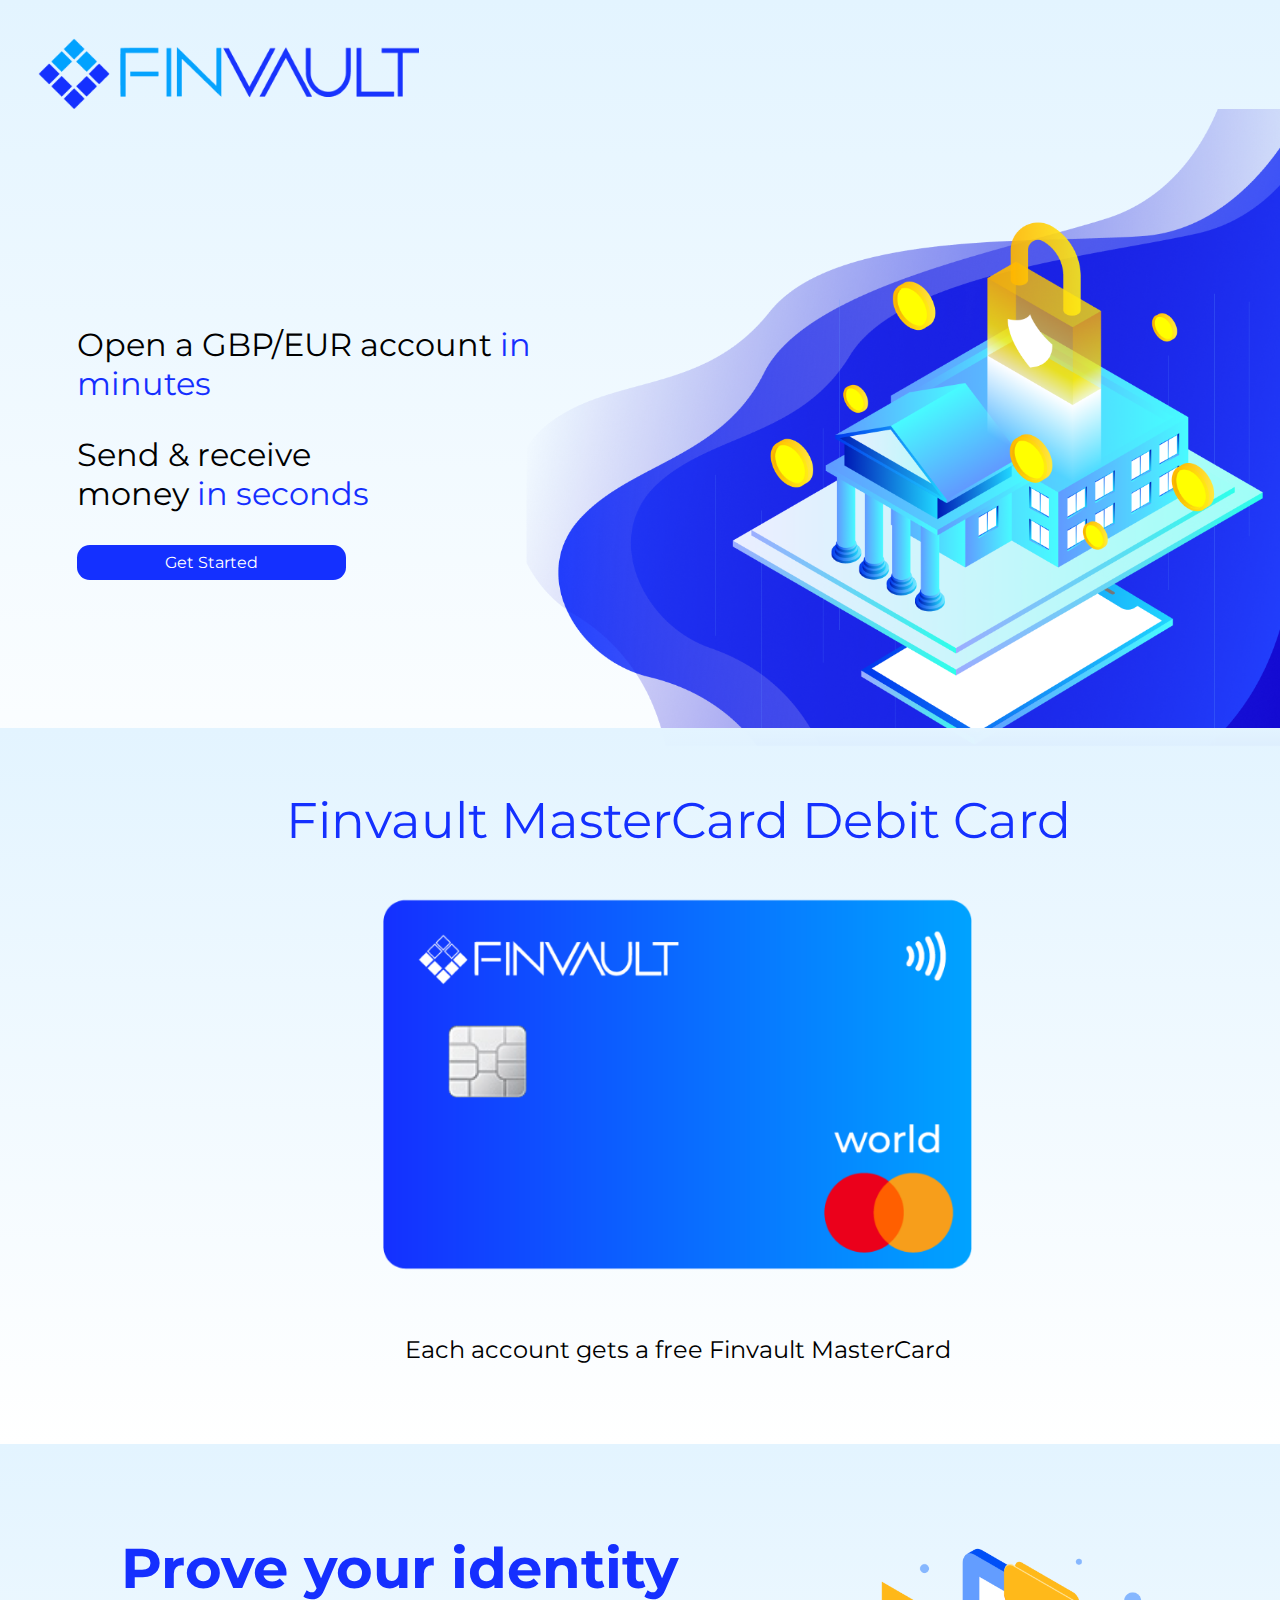
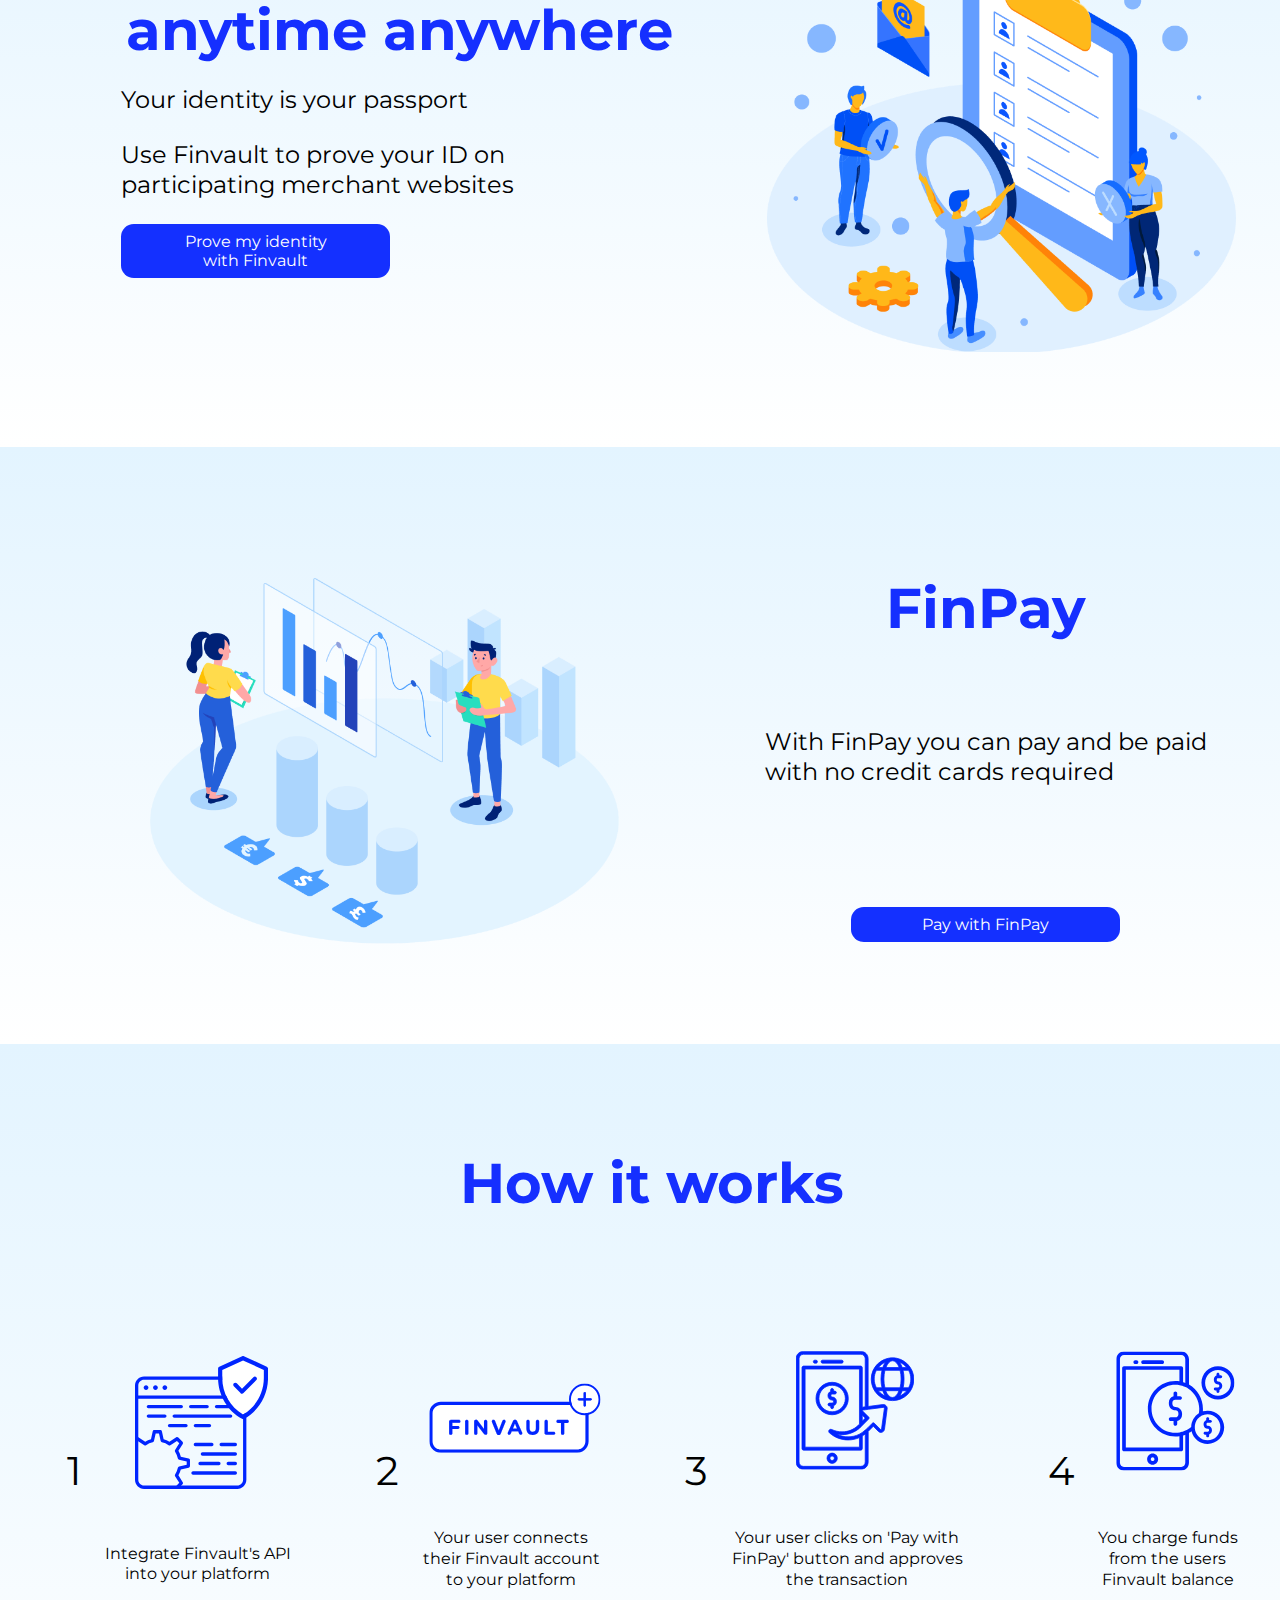
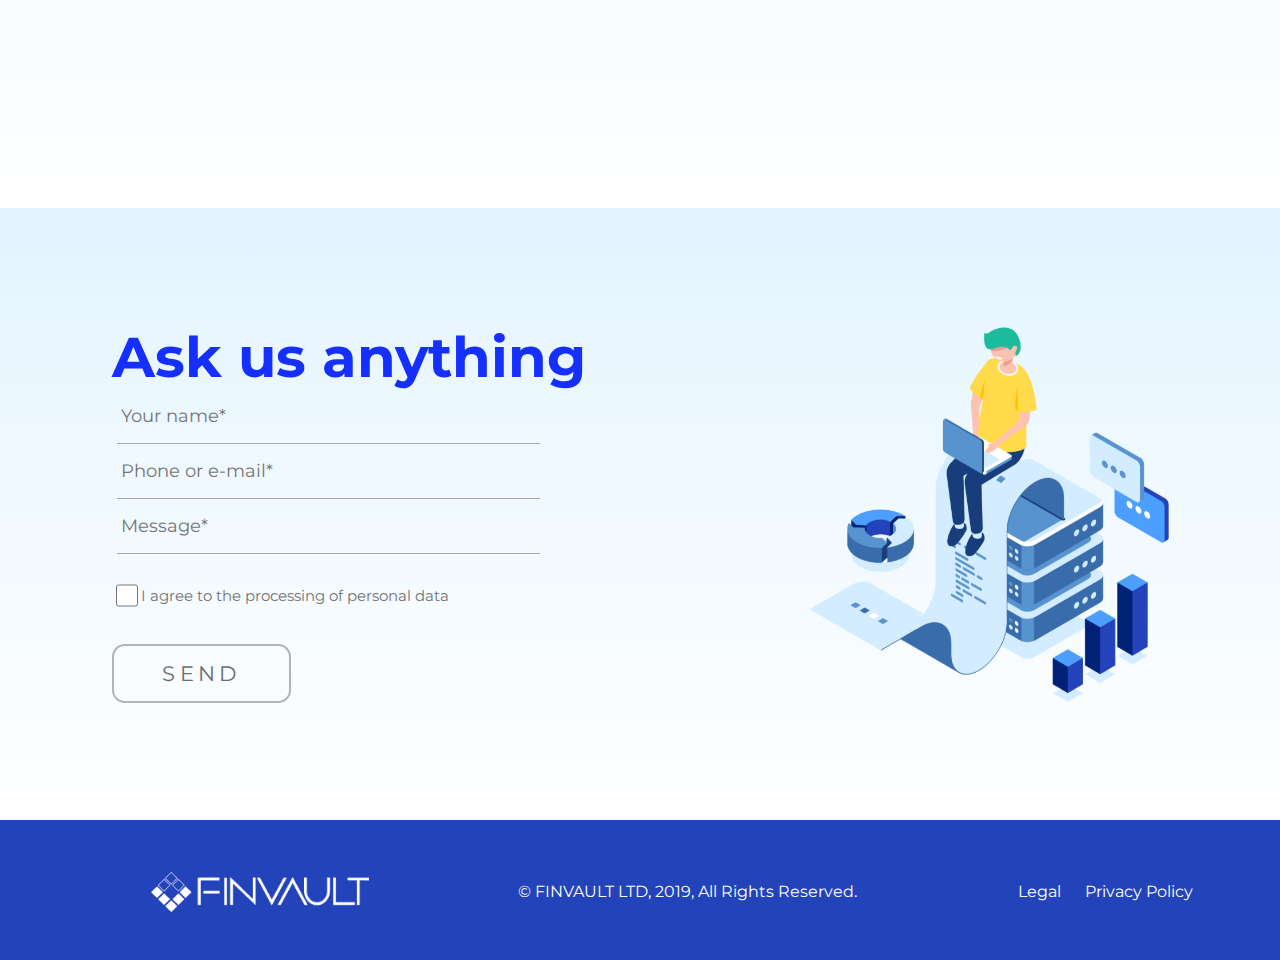
<file: finvault.html>
<html lang="en"><head>
		<meta charset="utf-8">
		
		<meta name="viewport" content="width=device-width,initial-scale=1.0">
		
		<title>client</title>
		<link href="https://fonts.googleapis.com/css?family=Montserrat:300,400,600,700&amp;display=swap" rel="stylesheet">
	<style type="text/css">@charset "UTF-8";
.red-natural-color {
	color: #ce251b;
	fill: #ce251b;
}

/* BEGIN Light */
@font-face {
	font-family: Roboto;
	src: url("/fonts/Light/Roboto-Light.woff2?v=2.137") format("woff2"), url("/fonts/Light/Roboto-Light.woff?v=2.137") format("woff");
	font-weight: 300;
	font-style: normal;
}

/* END Light */
/* BEGIN Regular */
@font-face {
	font-family: Roboto;
	src: url("/fonts/Regular/Roboto-Regular.woff2?v=2.137") format("woff2"), url("/fonts/Regular/Roboto-Regular.woff?v=2.137") format("woff");
	font-weight: 400;
	font-style: normal;
}
@font-face {
	font-family: Roboto;
	src: url("/fonts/Regular/Roboto-Regular.woff2?v=2.137") format("woff2"), url("/fonts/Regular/Roboto-Regular.woff?v=2.137") format("woff");
	font-weight: normal;
	font-style: normal;
}

/* END Regular */
/* BEGIN Medium */
@font-face {
	font-family: Roboto;
	src: url("/fonts/Medium/Roboto-Medium.woff2?v=2.137") format("woff2"), url("/fonts/Medium/Roboto-Medium.woff?v=2.137") format("woff");
	font-weight: 500;
	font-style: normal;
}

/* END Medium */
/* BEGIN Medium Italic */
@font-face {
	font-family: Roboto;
	src: url("/fonts/MediumItalic/Roboto-MediumItalic.woff2?v=2.137") format("woff2"), url("/fonts/MediumItalic/Roboto-MediumItalic.woff?v=2.137") format("woff");
	font-weight: 500;
	font-style: italic;
}

/* END Medium Italic */
/* BEGIN Bold */
@font-face {
	font-family: Roboto;
	src: url("/fonts/Bold/Roboto-Bold.woff2?v=2.137") format("woff2"), url("/fonts/Bold/Roboto-Bold.woff?v=2.137") format("woff");
	font-weight: 700;
	font-style: normal;
}
@font-face {
	font-family: Roboto;
	src: url("/fonts/Bold/Roboto-Bold.woff2?v=2.137") format("woff2"), url("/fonts/Bold/Roboto-Bold.woff?v=2.137") format("woff");
	font-weight: bold;
	font-style: normal;
}

/* END Bold */
body:before {
	display: none;
}
body:before {
	background-color: #FCF8E3;
	border-bottom: 1px solid #FBEED5;
	border-left: 1px solid #FBEED5;
	color: #C09853;
	font: small-caption;
	padding: 3px 6px;
	pointer-events: none;
	position: fixed;
	right: 0;
	top: 0;
	z-index: 100;
}
@media (min-width: 20em) {
body:before {
			content: "mobile \2265   320px (20em)";
}
}
@media (min-width: 46.25em) {
body:before {
			content: "tablet \2265   740px (46.25em)";
}
}
@media (min-width: 61.25em) {
body:before {
			content: "desktop \2265   980px (61.25em)";
}
}
@media (min-width: 81.25em) {
body:before {
			content: "wide \2265   1300px (81.25em)";
}
}
@media (min-width: 85.4375em) {
body:before {
			content: "stopVWBreakpoint \2265   1367px (85.4375em)";
}
}
.alingn-center {
	display: -webkit-box;
	display: -ms-flexbox;
	display: flex;
	-webkit-box-align: center;
			-ms-flex-align: center;
					align-items: center;
}
.flex-row {
	width: 100%;
	display: -webkit-box;
	display: -ms-flexbox;
	display: flex;
	-webkit-box-align: start;
			-ms-flex-align: start;
					align-items: flex-start;
}
.flex-container {
	display: -webkit-box;
	display: -ms-flexbox;
	display: flex;
}
@media (min-width: 85.4375em) {
.showUntilBreakpoint {
		display: none;
}
}
.absolute-node {
	position: absolute;
	top: 0;
	left: 0;
}
.no-left {
	padding-left: 0 !important;
}
.hide-border {
	border: 0 !important;
}
.no-right {
	padding-right: 0 !important;
}
.input-margins {
	margin-top: 0.3125vw;
	margin-bottom: 0.3125vw;
}
.dashed-border {
	border-bottom: 0.0625vw dashed !important;
}
.input-sample {
	word-break: break-word;
	display: inline-block;
	width: 11.0625vw;
	padding-bottom: 0.25vw;
	font-size: 0.875vw;
	outline: none;
	border-top: 0;
	border-left: 0;
	border-right: 0;
	border-bottom: 0.0625vw solid #2c2c2c;
	padding-top: 0.5vw;
	margin-top: 0.3125vw;
	margin-bottom: 0.3125vw;
}
@media (max-width: 85.4275em) {
.input-sample {
			font-size: 13.72549px;
}
}
.input-sample:focus, .input-sample:active {
		border-bottom: 0.0625vw solid #2c2c2c;
}
.input-sample::-webkit-input-placeholder {
		font-family: Roboto;
		font-weight: 300;
}
.input-sample::-moz-placeholder {
		font-family: Roboto;
		font-weight: 300;
}
.input-sample:-ms-input-placeholder {
		font-family: Roboto;
		font-weight: 300;
}
.input-sample::-ms-input-placeholder {
		font-family: Roboto;
		font-weight: 300;
}
.input-sample::placeholder {
		font-family: Roboto;
		font-weight: 300;
}
.input-sample:focus, .input-sample:active {
		border-bottom: 0;
}
.text-default {
	text-align: left;
	border-bottom: 0;
}
.absolute-parent {
	position: relative;
	display: inline-block;
}
.inline-children {
	display: -webkit-box;
	display: -ms-flexbox;
	display: flex;
	-webkit-box-pack: row;
			-ms-flex-pack: row;
					justify-content: row;
}
.inline-children > div, .inline-children > span, .inline-children > svg, .inline-children > button {
		display: inline-block;
}
.pointer {
	cursor: pointer;
}
.font-regular {
	font-size: 1vw;
	font-family: Roboto;
	font-weight: 300;
}
@media (max-width: 85.4275em) {
.font-regular {
			font-size: 15.68627px;
}
}
.label-style {
	display: inline-block;
	cursor: pointer;
	margin-right: 1vw;
	font-size: 1vw;
	font-family: Roboto;
	font-weight: 500;
	margin-top: 0.3125vw;
	margin-bottom: 0.3125vw;
	padding-bottom: 0.25vw;
	padding-top: 0.5vw;
	width: 9.8125vw;
}
@media (max-width: 85.4275em) {
.label-style {
			font-size: 15.68627px;
}
}
.bottom-empty-1 {
	margin-bottom: 10.625vw;
}
.bottom-space-2 {
	margin-bottom: 12.5vw;
}
.column {
	-webkit-box-orient: vertical;
	-webkit-box-direction: normal;
			-ms-flex-direction: column;
					flex-direction: column;
}
body {
	font-family: "Montserrat", sans-serif;
	margin: 0;
	text-align: center;
}
.finvault-header {
	padding-top: 3vw;
	padding-left: 3vw;
	display: -webkit-box;
	display: -ms-flexbox;
	display: flex;
	-webkit-box-pack: justify;
			-ms-flex-pack: justify;
					justify-content: space-between;
}
.finvault-header .logo img {
		width: 29.75vw;
}
@media (max-width: 46.24em) {
.finvault-header {
			padding-top: 7vw;
			padding-left: 7.5vw;
}
.finvault-header .logo img {
				width: 66vw;
}
}
.footer {
	font-family: "Montserrat", sans-serif;
	color: white;
	background: #2343BA;
	display: -webkit-box;
	display: -ms-flexbox;
	display: flex;
	-ms-flex-pack: distribute;
			justify-content: space-around;
	padding-top: 4.0625vw;
	padding-bottom: 3.75vw;
	padding-left: 6vw;
}
.footer .logo img {
		width: 17vw;
}
.footer .center, .footer .right {
		padding-top: 0.75vw;
}
.footer .right span {
		padding-left: 0.9375vw;
		padding-right: 0.9375vw;
}
@media (max-width: 46.24em) {
.footer {
			padding: 0;
			padding-top: 15vw;
			padding-bottom: 15vw;
}
.footer .logo, .footer .right {
				display: none;
}
.footer .center {
				font-size: 3vw;
				line-height: 4vw;
}
}
.land-screen {
	position: relative;
	display: -webkit-box;
	display: -ms-flexbox;
	display: flex;
	-ms-flex-pack: distribute;
			justify-content: space-around;
	background: -webkit-gradient(linear, left top, left bottom, from(#E3F4FF), to(rgba(255, 255, 255, 0)));
	background: linear-gradient(180deg, #E3F4FF 0%, rgba(255, 255, 255, 0) 100%);
	padding-left: 6vw;
}
@media (max-width: 46.24em) {
.land-screen {
			height: 80vh;
			padding-left: 0;
}
}
.gradient-class {
	background: -webkit-gradient(linear, left top, left bottom, from(#E3F4FF), to(rgba(255, 255, 255, 0)));
	background: linear-gradient(180deg, #E3F4FF 0%, rgba(255, 255, 255, 0) 100%);
}
.finvault {
	display: -webkit-box;
	display: -ms-flexbox;
	display: flex;
	-webkit-box-orient: vertical;
	-webkit-box-direction: normal;
			-ms-flex-direction: column;
					flex-direction: column;
}
.screen-1 {
	padding-left: 0;
	background: none;
	display: block;
	-webkit-box-orient: horizontal;
	-webkit-box-direction: reverse;
			-ms-flex-direction: row-reverse;
					flex-direction: row-reverse;
}
.screen-1 .advert {
		padding-left: 6vw;
		position: absolute;
		top: 14.375vw;
		left: 0;
}
.screen-1 .advert p {
			font-size: 2.5vw;
			text-align: left;
}
.screen-1 .image-wrap {
		float: right;
}
.screen-1 img {
		width: 63.75vw;
}
@media (max-width: 46.24em) {
.screen-1 .image-wrap {
			position: relative;
			top: 60.66667vw;
}
.screen-1 .advert p {
			font-size: 5vw;
}
.screen-1 img {
			width: 90vw;
}
}
@media (min-width: 46.25em) {
.hide-desktop {
		display: none !important;
}
}
@media (max-width: 46.24em) {
.hide-mobile {
		display: none !important;
}
}
.screen-2 {
	margin-top: -11.25vw;
	clear: both;
	padding-top: 4.3125vw;
	padding-bottom: 4.25vw;
	display: -webkit-box;
	display: -ms-flexbox;
	display: flex;
	-webkit-box-orient: vertical;
	-webkit-box-direction: normal;
			-ms-flex-direction: column;
					flex-direction: column;
}
.screen-2 img {
		width: 47.1875vw;
}
.screen-2 .primary-text {
		text-align: center;
}
@media (max-width: 46.24em) {
.screen-2 {
			padding-left: 0;
}
.screen-2 img {
				width: 87.16667vw;
}
.screen-2 .primary-text p {
				font-size: 5vw;
}
}
.screen-3 {
	position: relative;
	padding-top: 7.375vw;
	padding-bottom: 7.375vw;
}
.screen-3 img {
		width: 36.625vw;
}
@media (max-width: 46.24em) {
.screen-3 {
			padding-bottom: 15vw;
			-webkit-box-orient: vertical;
			-webkit-box-direction: normal;
					-ms-flex-direction: column;
							flex-direction: column;
}
.screen-3 img {
				width: 80vw;
}
.screen-3 .finvault-button {
				position: absolute;
				bottom: 8.33333vw;
				left: 50%;
				-webkit-transform: translateX(-45%);
								transform: translateX(-45%);
				font-size: 5vw;
				line-height: 7.5vw;
				padding-top: 2vw;
				padding-bottom: 5vw;
}
}
.screen-4 {
	padding-top: 10.25vw;
	padding-bottom: 7.875vw;
}
.screen-4 img {
		width: 36.625vw;
}
.screen-4 .primary-text {
		margin-top: 6.8125vw;
}
.screen-4 .button-wrapper {
		display: block;
}
.screen-4 .finvault-button {
		margin-top: 7.5vw;
}
@media (max-width: 46.24em) {
.screen-4 {
			position: relative;
			-webkit-box-orient: vertical;
			-webkit-box-direction: reverse;
					-ms-flex-direction: column-reverse;
							flex-direction: column-reverse;
}
.screen-4 img {
				width: 90vw;
}
.screen-4 .finvault-button {
				position: absolute;
				bottom: 8.33333vw;
				left: 50%;
				-webkit-transform: translateX(-45%);
								transform: translateX(-45%);
}
}
.screen-5 {
	padding-top: 8.5vw;
	padding-bottom: 13.8125vw;
	padding-left: 1.875vw;
	-webkit-box-orient: vertical;
	-webkit-box-direction: normal;
			-ms-flex-direction: column;
					flex-direction: column;
}
.screen-5 .skill-text {
		font-family: "Montserrat", sans-serif;
		font-size: 1.25vw;
		line-height: 1.625vw;
}
.screen-5 .primary-title {
		padding-bottom: 7.5vw;
}
.screen-5 .content-block {
		display: -webkit-box;
		display: -ms-flexbox;
		display: flex;
		-ms-flex-pack: distribute;
				justify-content: space-around;
}
.screen-5 .skill {
		display: -webkit-box;
		display: -ms-flexbox;
		display: flex;
}
.screen-5 .skill.skill-0 img {
			width: 10.375vw;
			-webkit-transform: translateX(1.25vw);
							transform: translateX(1.25vw);
}
.screen-5 .skill.skill-1 img {
			width: 13.4375vw;
			-webkit-transform: translateX(1.25vw) translateY(2.5vw);
							transform: translateX(1.25vw) translateY(2.5vw);
}
.screen-5 .skill.skill-2 img {
			width: 9.25vw;
			-webkit-transform: translateX(20px);
							transform: translateX(20px);
}
.screen-5 .skill.skill-3 img {
			width: 9.3125vw;
			-webkit-transform: translateX(20px);
							transform: translateX(20px);
}
.screen-5 .skill .number, .screen-5 .skill .content {
			height: 12.5vw;
}
.screen-5 .skill .number {
			font-family: "Montserrat", sans-serif;
			font-size: 3.125vw;
			line-height: 25vw;
}
.screen-5 .skill .content {
			height: 25vw;
			display: -webkit-box;
			display: -ms-flexbox;
			display: flex;
			-webkit-box-orient: vertical;
			-webkit-box-direction: normal;
					-ms-flex-direction: column;
							flex-direction: column;
			-ms-flex-pack: distribute;
					justify-content: space-around;
}
.screen-5 .skill .content > div:first-child {
				height: 7.5vw;
}
.screen-5 .skill .content span {
				margin-left: 1.875vw;
}
.screen-5 .skill img, .screen-5 .skill span {
			display: inline-block;
}
@media (max-width: 46.24em) {
.screen-5 {
			overflow: hidden;
}
.screen-5 .primary-title {
				padding-bottom: 0;
}
.screen-5 .skill-text {
				font-size: 5vw;
				line-height: 6.16667vw;
}
.screen-5 .content-block {
				-webkit-overflow-scrolling: touch;
				-ms-flex-wrap: nowrap;
						flex-wrap: nowrap;
				overflow-x: auto;
}
.screen-5 .skill {
				-webkit-box-flex: 0;
						-ms-flex: 0 0 auto;
								flex: 0 0 auto;
				-ms-flex-negative: 0;
						flex-shrink: 0;
				width: 100vw;
				-webkit-box-orient: vertical;
				-webkit-box-direction: normal;
						-ms-flex-direction: column;
								flex-direction: column;
}
.screen-5 .skill.skill-0 img {
					width: 27.66667vw;
					-webkit-transform: translateX(3.33333vw);
									transform: translateX(3.33333vw);
}
.screen-5 .skill.skill-1 img {
					width: 35.83333vw;
					-webkit-transform: translateX(3.33333vw);
									transform: translateX(3.33333vw);
}
.screen-5 .skill.skill-2 img {
					width: 24.66667vw;
					-webkit-transform: translateX(20px);
									transform: translateX(20px);
}
.screen-5 .skill.skill-3 img {
					width: 24.83333vw;
					-webkit-transform: translateX(20px);
									transform: translateX(20px);
}
.screen-5 .skill .number, .screen-5 .skill .content {
					height: initial;
}
.screen-5 .skill .number {
					height: 20vw;
					font-size: 8.33333vw;
					line-height: initial;
}
.screen-5 .skill .content {
					height: 66.66667vw;
					display: -webkit-box;
					display: -ms-flexbox;
					display: flex;
					-webkit-box-orient: vertical;
					-webkit-box-direction: normal;
							-ms-flex-direction: column;
									flex-direction: column;
					-ms-flex-pack: distribute;
							justify-content: space-around;
}
.screen-5 .skill .content > div:first-child {
						height: 20vw;
}
}
.screen-6 {
	padding-top: 9.3125vw;
	padding-bottom: 9.1875vw;
	padding-left: 0;
	-ms-flex-pack: distribute;
			justify-content: space-around;
}
.screen-6 .checkbox-wrap {
		padding-top: 2.125vw;
		padding-bottom: 2.625vw;
		display: -webkit-box;
		display: -ms-flexbox;
		display: flex;
}
.screen-6 .checkbox-wrap .checkbox-text {
			font-family: "Montserrat", sans-serif;
			font-size: 1.1875vw;
}
.screen-6 .checkbox-wrap .checkbox-text span {
				display: inline-block;
				color: #737373;
				-webkit-transform: translateY(-0.5vw);
								transform: translateY(-0.5vw);
}
.screen-6 .checkbox-wrap .checkbox {
			width: 1.7675vw;
			height: 1.7675vw;
			border: 1px solid #989898;
}
@media (max-width: 46.24em) {
.screen-6 .checkbox-wrap {
				margin-bottom: 4.5vw;
}
.screen-6 .checkbox-wrap .checkbox-text {
					font-size: 3.16667vw;
}
.screen-6 .checkbox-wrap .checkbox {
					width: 4.71333vw;
					height: 4.71333vw;
					-webkit-transform: translateY(3px);
									transform: translateY(3px);
}
}
.screen-6 input {
		padding-left: 0.3125vw;
		width: 33.0775vw;
		font-family: "Montserrat", sans-serif;
		font-size: 1.375vw;
		line-height: 1.8125vw;
		height: 4.3125vw;
		border: none;
		border-bottom: 1px solid #AAAAAA;
		background: transparent;
		color: #737373;
}
.screen-6 input:placeholder {
			color: #737373;
}
.screen-6 input:focus, .screen-6 input:active {
			outline: none;
}
@media (max-width: 46.24em) {
.screen-6 input {
				height: 11.5vw;
				width: 88.20667vw;
				font-size: 3.66667vw;
				line-height: 4.83333vw;
}
}
.screen-6 .button-wrapper .form-button {
		width: 14.03313vw;
		height: 4.57562vw;
		border: 2px solid #B3B3B3;
		-webkit-box-sizing: border-box;
						box-sizing: border-box;
		border-radius: 1vw;
		display: inline-block;
		font-family: "Montserrat", sans-serif;
		font-size: 1.625vw;
		line-height: 4.38812vw;
		text-align: center;
		letter-spacing: 0.2em;
		color: #6B6B6B;
}
.screen-6 .button-wrapper .form-button:hover {
			cursor: pointer;
			border: 2px solid black;
			color: black;
}
@media (max-width: 46.24em) {
.screen-6 .button-wrapper .form-button {
				font-size: 4.33333vw;
				width: 37.42167vw;
				height: 12.20167vw;
				line-height: 11.36833vw;
				display: block;
				margin: 0 auto;
}
}
.screen-6 img {
		width: 28.125vw;
}
@media (min-width: 46.25em) {
.screen-6 .input-wrap {
			margin-left: -3.125vw;
}
}
@media (max-width: 46.24em) {
.screen-6 {
			padding-top: 14.83333vw;
			height: 69vh;
}
.screen-6 .image-block {
				display: none;
}
.screen-6 .button-wrapper {
				text-align: center;
}
.screen-6 .form {
				padding-top: 16.16667vw;
}
}
.button-wrapper {
	display: -webkit-box;
	display: -ms-flexbox;
	display: flex;
}
.finvault-button {
	font-family: "Montserrat", sans-serif;
	display: inline-block;
	padding: 0.625vw;
	width: 19.75vw;
	background: #1430FF;
	border-radius: 1vw;
	color: white;
}
.finvault-button:hover {
		cursor: pointer;
}
@media (max-width: 46.24em) {
.finvault-button {
			width: 52.77vw;
			height: 12.27333vw;
			line-height: 12.27333vw;
			border-radius: 2.66667vw;
}
}
.little-button-text {
	font-family: "Montserrat", sans-serif;
	font-size: 1.875vw;
	line-height: 2.375vw;
	text-align: center;
}
.button-text {
	font-family: "Montserrat", sans-serif;
	font-size: 2.25vw;
	line-height: 2.875vw;
	text-align: center;
}
.primary-text {
	text-align: left;
	font-family: "Montserrat", sans-serif;
	font-size: 1.875vw;
	line-height: 2.375vw;
}
@media (max-width: 46.24em) {
.primary-text {
			text-align: center;
			font-size: 4.66667vw;
			line-height: 5.66667vw;
}
}
.primary-title {
	font-family: "Montserrat", sans-serif;
	font-size: 4.375vw;
	line-height: 110%;
	color: #152FFF;
	font-weight: 700;
}
@media (max-width: 46.24em) {
.primary-title {
			font-size: 8.33333vw;
			line-height: 9.16667vw;
			text-align: center;
}
}
.advert-text {
	font-family: "Montserrat", sans-serif;
	font-size: 2.5vw;
	line-height: 150%;
}
.thin-title {
	font-size: 50px;
	line-height: 150%;
	color: #1430FF;
	font-family: "Montserrat", sans-serif;
}
@media (max-width: 46.24em) {
.thin-title {
			font-size: 8.33333vw;
			line-height: 9.16667vw;
			text-align: center;
}
}
.primary-color {
	color: #152FFF;
}
</style></head>
	<body>
		
		<div id="app"><div class="finvault"><div class="gradient-class"><div class="finvault-header"><div class="logo"><img src="/finvault/top-logo.png"></div></div><div class="land-screen screen-1"><div class="advert"><div><p>Open a GBP/EUR account <span class="primary-color">in<br>minutes</span></p><p>Send &amp; receive<br>money <span class="primary-color">in seconds</span></p></div><div class="button-wrapper"><span class="finvault-button">Get Started</span></div></div><div class="image-wrap"><img src="/finvault/screen1.png"></div></div></div><div class="land-screen screen-2"><div class="thin-title">Finvault MasterCard<br class="hide-desktop"> Debit Card</div><div class="image-block"><img src="/finvault/screen2.png"></div><div class="primary-text"><p>Each account gets a free<br class="hide-desktop"> Finvault MasterCard</p></div></div><div class="land-screen screen-3"><div class="primary-block"><div class="primary-title">
				Prove your identity<br>
				anytime anywhere
			</div><div class="primary-text"><p>Your identity is your passport</p><p>
					Use Finvault to prove your ID on<br class="hide-mobile"> 
					participating<br class="hide-desktop"> 
					merchant websites
				</p></div><div class="button-wrapper"><div class="hide-mobile finvault-button">
					Prove my identity<br> with Finvault
				</div><div class="hide-desktop finvault-button"><div>Prove my identity</div><div>with Finvault</div></div></div></div><div class="image-block"><img src="/finvault/screen3.png"></div></div><div class="land-screen screen-4"><div class="image-block"><img src="/finvault/screen4.png"></div><div class="primary-block"><div class="primary-title">
				FinPay
			</div><div class="primary-text"><p>With FinPay you can pay and be paid<br>with no credit cards required</p></div><div class="button-wrapper"><span class="finvault-button">Pay with FinPay</span></div></div></div><div class="land-screen screen-5"><div class="primary-title">How it works</div><div class="content-block"><div class="skill-1 skill hide-desktop"><div class="number">2</div><div class="content"><div><img src="/finvault/Frame.svg"></div><div><span class="skill-text">text</span></div></div></div><div class="skill-1 skill hide-desktop"><div class="number">2</div><div class="content"><div><img src="/finvault/Frame.svg"></div><div><span class="skill-text">text</span></div></div></div><div class="skill-1 skill hide-desktop"><div class="number">2</div><div class="content"><div><img src="/finvault/Frame.svg"></div><div><span class="skill-text">text</span></div></div></div><div class="skill-0 skill"><div class="number">1</div><div class="content"><div><img src="/finvault/Frame.svg"></div><div><span class="skill-text">Integrate Finvault's API<br> into your platform</span></div></div></div><div class="skill-1 skill"><div class="number">2</div><div class="content"><div><img src="/finvault/Frame1.svg"></div><div><span class="skill-text">Your user connects<br> their Finvault account<br> to your platform</span></div></div></div><div class="skill-2 skill"><div class="number">3</div><div class="content"><div><img src="/finvault/Frame2.svg"></div><div><span class="skill-text">Your user clicks on 'Pay with<br> FinPay'  button and approves<br> the transaction</span></div></div></div><div class="skill-3 skill"><div class="number">4</div><div class="content"><div><img src="/finvault/Frame3.svg"></div><div><span class="skill-text">You charge funds<br> from the users<br> Finvault balance</span></div></div></div></div></div><div class="land-screen screen-6"><div class="primary-block"><div class="primary-title">Ask us anything</div><div class="form"><div class="input-wrap"><input type="text" placeholder="Your name*"></div><div class="input-wrap"><input type="text" placeholder="Phone or e-mail*"></div><div class="input-wrap"><input type="text" placeholder="Message*"></div><div class="checkbox-wrap"><label class="checkbox-text"><input type="checkbox" class="checkbox"><span>I agree to the processing of personal data</span></label></div><div class="button-wrapper"><span class="form-button">SEND</span></div></div></div><div class="image-block"><img src="/finvault/screen6.png"></div></div><div class="footer"><div class="logo"><img src="/finvault/logo-bottom.png"></div><div class="center">© FINVAULT LTD, 2019,  All Rights Reserved.</div><div class="right"><span>Legal</span><span>Privacy Policy</span></div></div></div></div>
		
	

</body></html>
</file>
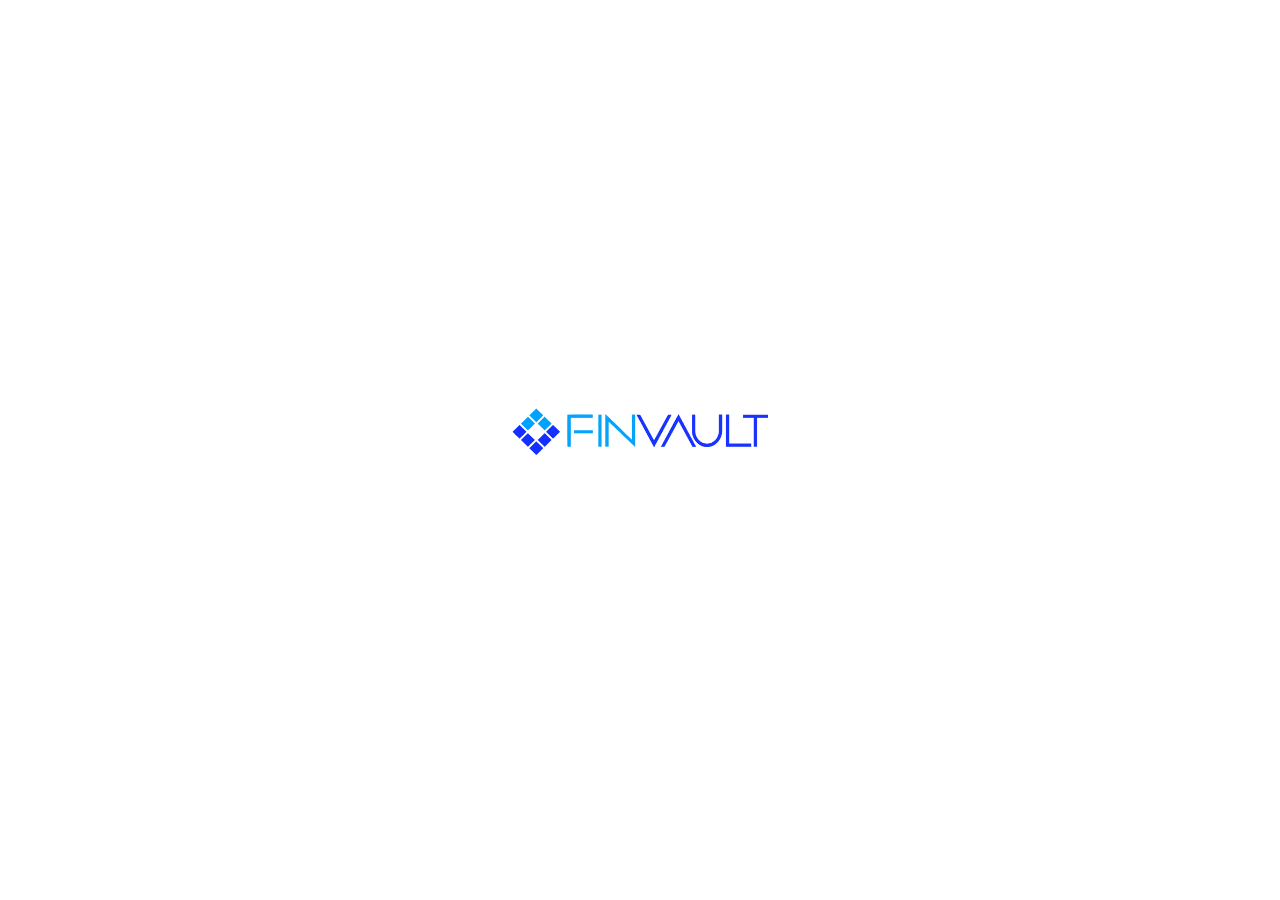
<file: list.html>
<!DOCTYPE html>
<html lang="en">
<head>
	<meta charset="UTF-8">
	<title>Portfolio</title>

	<style>
		body {
			margin: 0;
			width: 100%;
			height: 100%;
			text-align: center;
			line-height: 100vh;
		}
		img {
			display: inline-block;
			width: 20vw;
		}
	</style>
</head>
<body>
	<a href="/index.html"><img src="/finvault/top-logo.png"></a>
</body>
</html>
</file>
